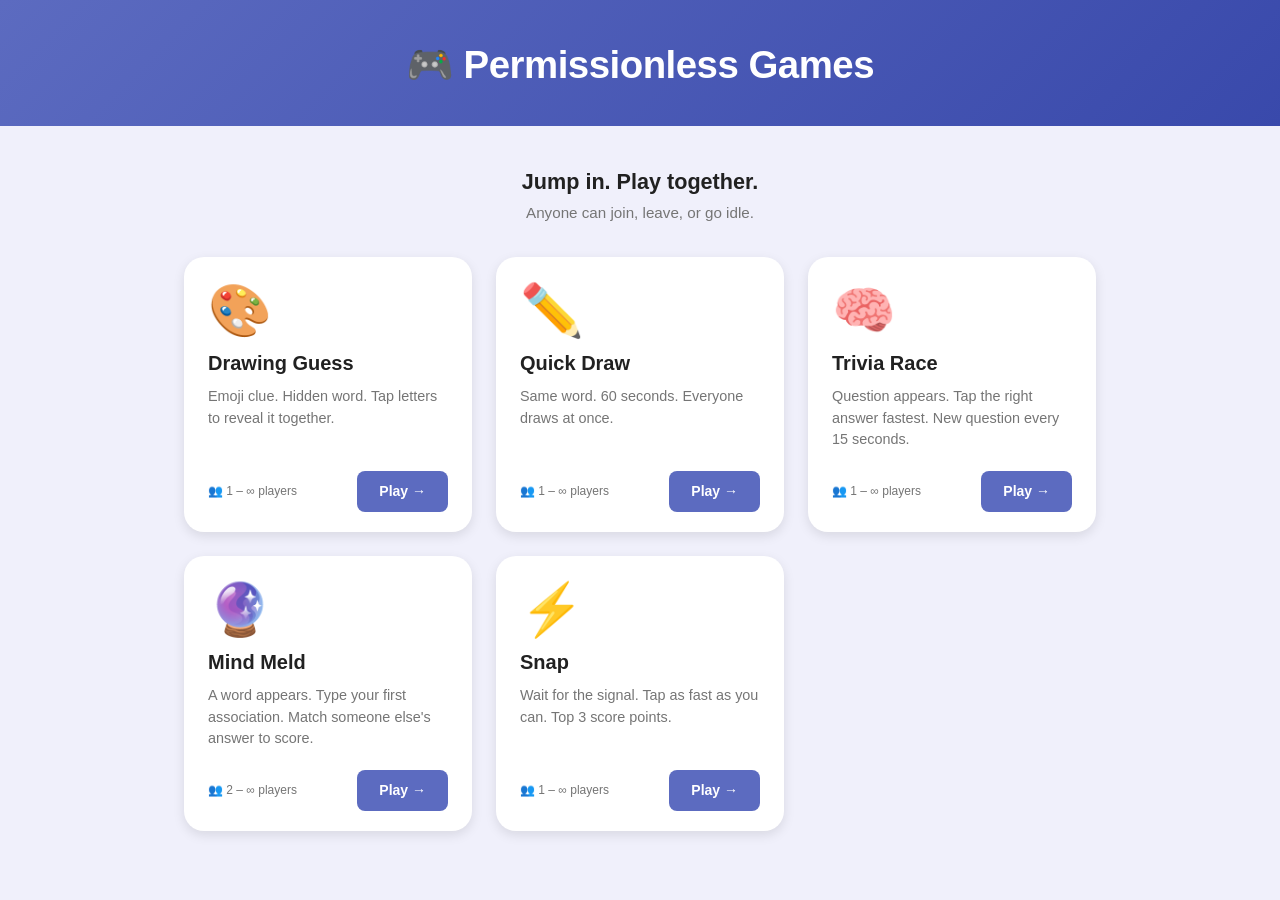
<file: index.html>
<!DOCTYPE html>
<html lang="en">
<head>
  <meta charset="UTF-8">
  <meta name="viewport" content="width=device-width, initial-scale=1.0">
  <title>Permissionless Games</title>
  <meta name="description" content="Jump in. Play together. Anyone can join, leave, or go idle.">
  <link rel="icon" href="favicon.svg" type="image/svg+xml">
  <link rel="manifest" href="manifest.json">
  <meta name="theme-color" content="#5c6bc0">
  <meta name="mobile-web-app-capable" content="yes">
  <meta name="apple-mobile-web-app-capable" content="yes">
  <meta name="apple-mobile-web-app-status-bar-style" content="black-translucent">
  <meta name="apple-mobile-web-app-title" content="PGames">
  <link rel="stylesheet" href="lib/base.css">
  <link rel="stylesheet" href="index.css">
</head>
<body>
  <header class="site-header">
    <div class="header-inner">
      <h1 class="site-title">🎮 Permissionless Games</h1>
    </div>
  </header>

  <main class="site-main">
    <div class="site-hero">
      <p class="hero-line1">Jump in. Play together.</p>
      <p class="hero-line2">Anyone can join, leave, or go idle.</p>
    </div>
    <div class="game-grid" id="game-grid"></div>
  </main>

  <script type="module">
    const GAMES = [
      {
        id: 'drawing-guess',
        title: 'Drawing Guess',
        tagline: 'Emoji clue. Hidden word. Tap letters to reveal it together.',
        emoji: '🎨',
        players: '1 – ∞',
        path: 'games/drawing-guess/',
      },
      {
        id: 'quick-draw',
        title: 'Quick Draw',
        tagline: 'Same word. 60 seconds. Everyone draws at once.',
        emoji: '✏️',
        players: '1 – ∞',
        path: 'games/quick-draw/',
      },
      {
        id: 'trivia-race',
        title: 'Trivia Race',
        tagline: 'Question appears. Tap the right answer fastest. New question every 15 seconds.',
        emoji: '🧠',
        players: '1 – ∞',
        path: 'games/trivia-race/',
      },
      {
        id: 'mind-meld',
        title: 'Mind Meld',
        tagline: 'A word appears. Type your first association. Match someone else\'s answer to score.',
        emoji: '🔮',
        players: '2 – ∞',
        path: 'games/mind-meld/',
      },
      {
        id: 'snap',
        title: 'Snap',
        tagline: 'Wait for the signal. Tap as fast as you can. Top 3 score points.',
        emoji: '⚡',
        players: '1 – ∞',
        path: 'games/snap/',
      },
    ];

    const grid = document.getElementById('game-grid');
    GAMES.forEach(game => {
      const card = document.createElement('article');
      card.className = 'game-card';
      card.innerHTML = `
        <div class="game-card-emoji" aria-hidden="true">${game.emoji}</div>
        <h2 class="game-card-title">${game.title}</h2>
        <p class="game-card-tagline">${game.tagline}</p>
        <div class="game-card-footer">
          <span class="game-card-players">👥 ${game.players} players</span>
          <a class="play-btn" href="${game.path}">Play →</a>
        </div>
      `;
      grid.appendChild(card);
    });
  </script>
</body>
</html>
</file>
<file: lib/base.css>
*, *::before, *::after {
  box-sizing: border-box;
  margin: 0;
  padding: 0;
}

:root {
  --color-bg: #f0f0fb;
  --color-surface: #ffffff;
  --color-primary: #5c6bc0;
  --color-primary-dark: #3949ab;
  --color-secondary: #00b894;
  --color-danger: #e53935;
  --color-success: #43a047;
  --color-warning: #fb8c00;
  --color-text: #212121;
  --color-text-muted: #757575;
  --color-border: #e0e0e0;
  --shadow-sm: 0 1px 3px rgba(0, 0, 0, 0.08);
  --shadow-md: 0 4px 12px rgba(0, 0, 0, 0.10);
  --shadow-lg: 0 8px 24px rgba(0, 0, 0, 0.14);
  --radius-sm: 8px;
  --radius-md: 12px;
  --radius-lg: 20px;
  --font-base: -apple-system, BlinkMacSystemFont, 'Segoe UI', Roboto, Oxygen, Ubuntu, sans-serif;
  --font-mono: 'SF Mono', 'Fira Code', 'Roboto Mono', Consolas, monospace;
}

html {
  font-family: var(--font-base);
  font-size: 16px;
  line-height: 1.5;
  color: var(--color-text);
  background: var(--color-bg);
  -webkit-font-smoothing: antialiased;
}

body {
  min-height: 100vh;
}

button {
  cursor: pointer;
  font-family: inherit;
  border: none;
  outline: none;
}

button:focus-visible {
  outline: 2px solid var(--color-primary);
  outline-offset: 2px;
}

a {
  color: var(--color-primary);
  text-decoration: none;
}
</file>
<file: index.css>
.site-header {
  background: linear-gradient(135deg, #5c6bc0 0%, #3949ab 100%);
  color: white;
  padding: 36px 24px 32px;
  text-align: center;
}

.header-inner {
  max-width: 560px;
  margin: 0 auto;
}

.site-title {
  font-size: clamp(1.6rem, 5vw, 2.4rem);
  font-weight: 800;
  letter-spacing: -0.5px;
}

.site-hero {
  text-align: center;
  padding-bottom: 32px;
}

.hero-line1 {
  font-size: 1.35rem;
  font-weight: 800;
  color: var(--color-text);
  margin-bottom: 4px;
}

.hero-line2 {
  font-size: 0.95rem;
  color: var(--color-text-muted);
}

.site-main {
  max-width: 960px;
  margin: 0 auto;
  padding: 40px 24px 48px;
}

.game-grid {
  display: grid;
  grid-template-columns: repeat(auto-fill, minmax(270px, 1fr));
  gap: 24px;
}

.game-card {
  background: var(--color-surface);
  border-radius: var(--radius-lg);
  padding: 28px 24px 20px;
  box-shadow: var(--shadow-md);
  display: flex;
  flex-direction: column;
  gap: 8px;
  transition: transform 0.18s ease, box-shadow 0.18s ease;
}

.game-card:hover {
  transform: translateY(-3px);
  box-shadow: var(--shadow-lg);
}

.game-card-emoji {
  font-size: 3.2rem;
  line-height: 1;
  margin-bottom: 4px;
}

.game-card-title {
  font-size: 1.25rem;
  font-weight: 700;
}

.game-card-tagline {
  font-size: 0.9rem;
  color: var(--color-text-muted);
  line-height: 1.5;
  flex: 1;
}

.game-card-footer {
  display: flex;
  align-items: center;
  justify-content: space-between;
  margin-top: 12px;
}

.game-card-players {
  font-size: 12px;
  color: var(--color-text-muted);
}

.play-btn {
  display: inline-block;
  padding: 10px 22px;
  background: var(--color-primary);
  color: white;
  border-radius: var(--radius-sm);
  font-weight: 700;
  font-size: 14px;
  transition: background 0.15s;
}

.play-btn:hover {
  background: var(--color-primary-dark);
  color: white;
}
</file>
